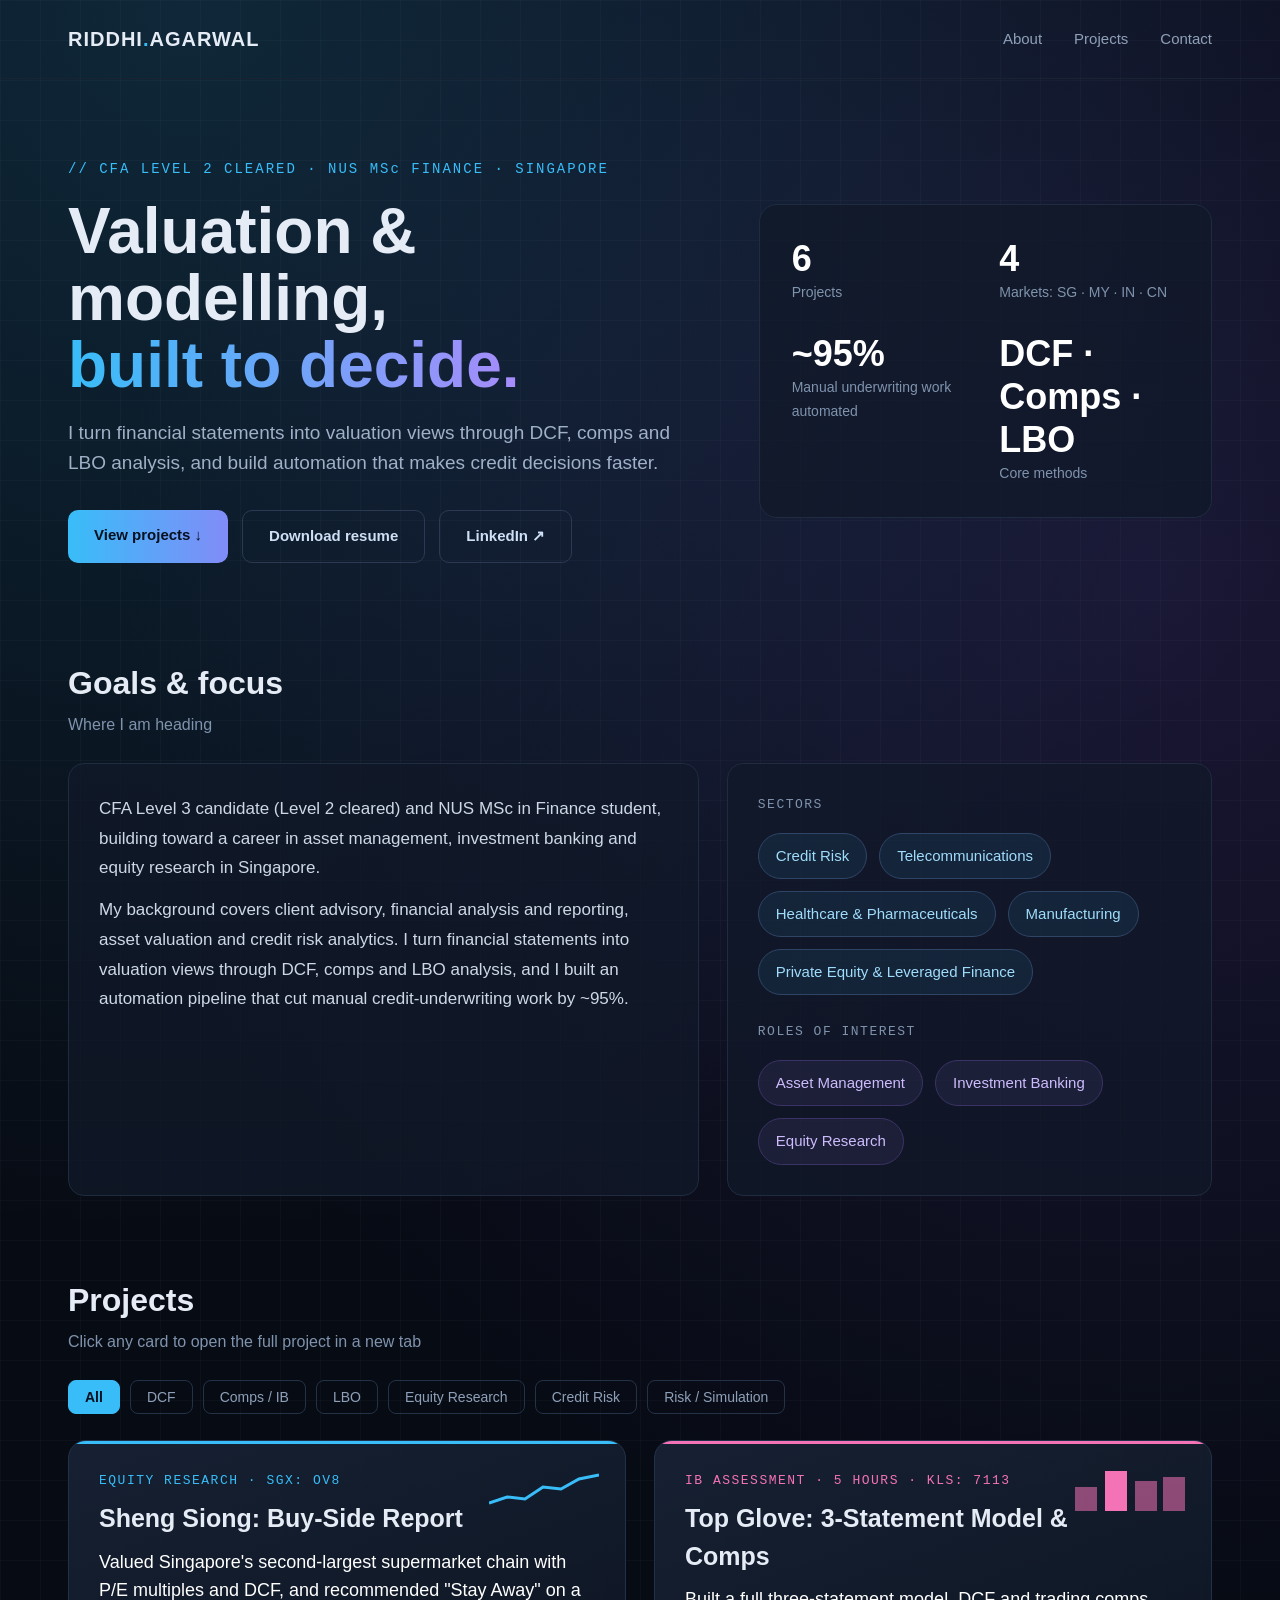
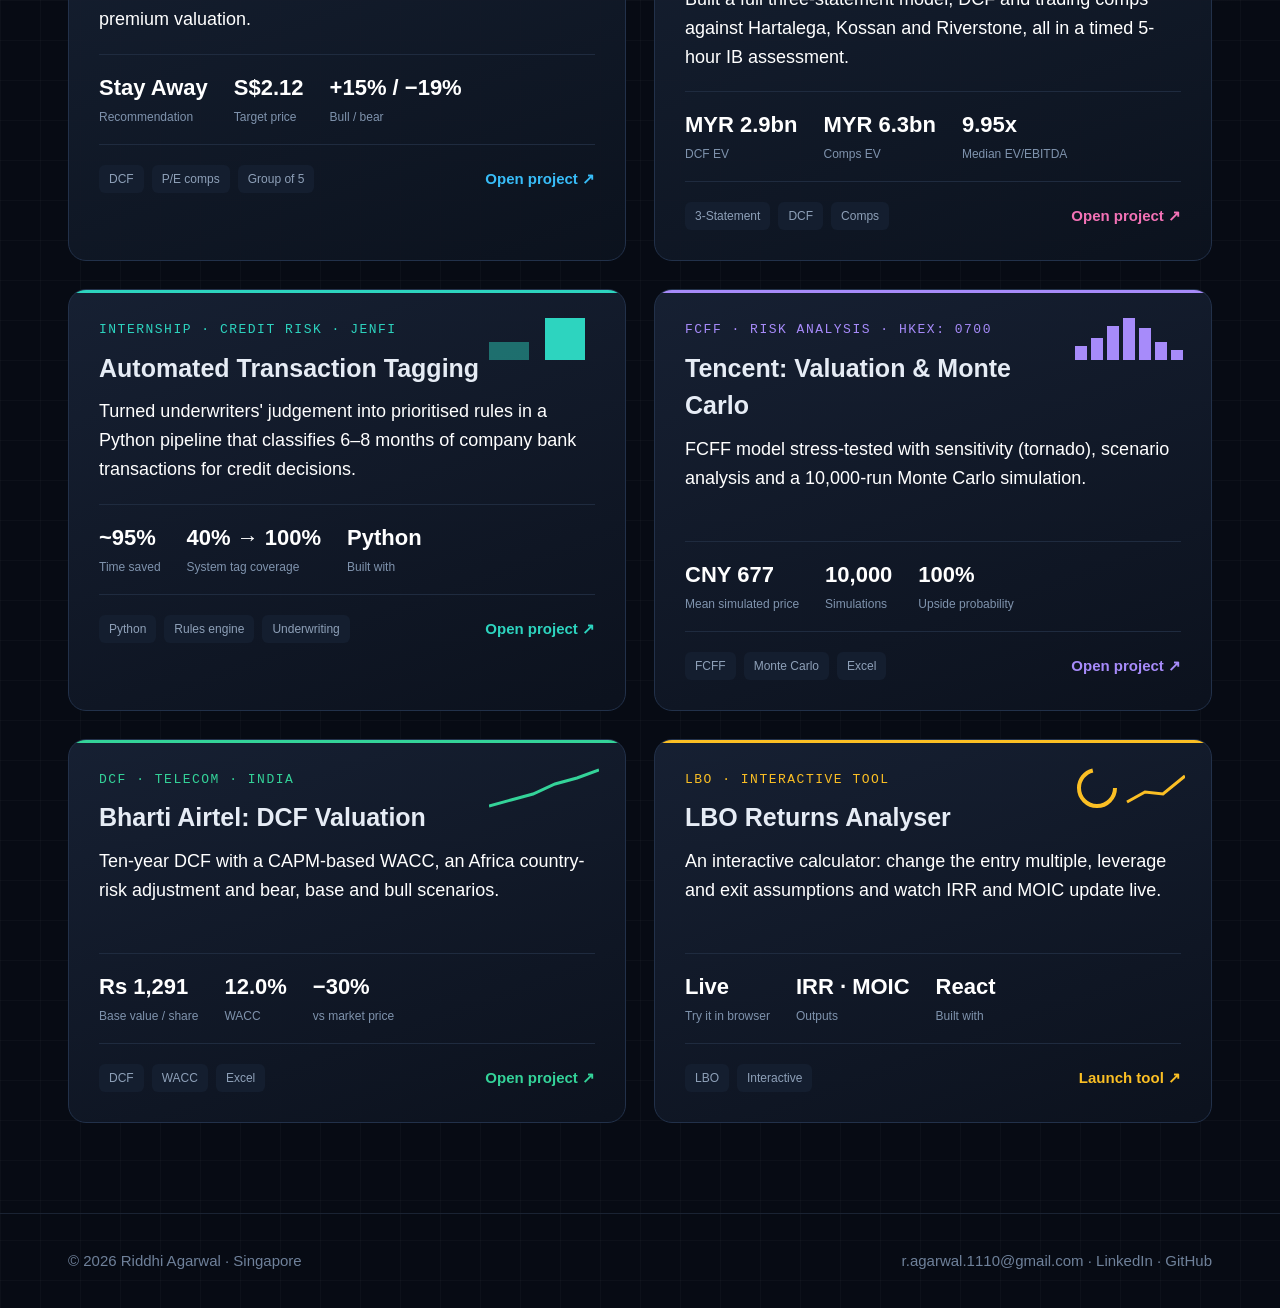
<file: index.html>
<!doctype html>
<html lang="en">
<head>
<meta charset="utf-8">
<meta name="viewport" content="width=device-width, initial-scale=1">
<title>Riddhi Agarwal Portfolio</title>
<meta name="description" content="Valuation, credit risk and financial modelling projects by Riddhi Agarwal, CFA Level 3 candidate and NUS MSc Finance student in Singapore.">
<link rel="stylesheet" href="style.css">
</head>
<body>

<nav><div class="wrap">
  <div class="logo">RIDDHI<span>.</span>AGARWAL</div>
  <div class="links"><a href="#about">About</a><a href="#projects">Projects</a><a href="#contact">Contact</a></div>
</div></nav>

<div class="wrap">
  <div class="hero">
    <div>
      <div class="tag">// CFA LEVEL 2 CLEARED · NUS MSc FINANCE · SINGAPORE</div>
      <h1>Valuation &amp; modelling,<br><em>built to decide.</em></h1>
      <p class="sub">I turn financial statements into valuation views through DCF, comps and LBO analysis, and build automation that makes credit decisions faster.</p>
      <div class="btns">
        <a class="btn p" href="#projects">View projects ↓</a>
        <a class="btn g" href="files/Riddhi_Agarwal_Resume.pdf" target="_blank">Download resume</a>
        <a class="btn g" href="https://www.linkedin.com/in/riddhiagarwal1110/" target="_blank">LinkedIn ↗</a>
      </div>
    </div>
    <div class="stats">
      <div class="stat"><b>6</b><span>Projects</span></div>
      <div class="stat"><b>4</b><span>Markets: SG · MY · IN · CN</span></div>
      <div class="stat"><b>~95%</b><span>Manual underwriting work automated</span></div>
      <div class="stat"><b>DCF · Comps · LBO</b><span>Core methods</span></div>
    </div>
  </div>

  <section id="about">
    <h2>Goals &amp; focus</h2>
    <p class="h2s">Where I am heading</p>
    <div class="goals">
      <div class="box">
        <p>CFA Level 3 candidate (Level 2 cleared) and NUS MSc in Finance student, building toward a career in asset management, investment banking and equity research in Singapore.</p>
        <p>My background covers client advisory, financial analysis and reporting, asset valuation and credit risk analytics. I turn financial statements into valuation views through DCF, comps and LBO analysis, and I built an automation pipeline that cut manual credit-underwriting work by ~95%.</p>
      </div>
      <div class="box">
        <h4>SECTORS</h4>
        <div class="chips">
          <span class="chip">Credit Risk</span>
          <span class="chip">Telecommunications</span>
          <span class="chip">Healthcare &amp; Pharmaceuticals</span>
          <span class="chip">Manufacturing</span>
          <span class="chip">Private Equity &amp; Leveraged Finance</span>
        </div>
        <h4 style="margin-top:26px">ROLES OF INTEREST</h4>
        <div class="chips">
          <span class="chip alt">Asset Management</span>
          <span class="chip alt">Investment Banking</span>
          <span class="chip alt">Equity Research</span>
        </div>
      </div>
    </div>
  </section>

  <section id="projects">
    <h2>Projects</h2>
    <p class="h2s">Click any card to open the full project in a new tab</p>
    <div class="filters">
      <button class="f on" data-f="all">All</button>
      <button class="f" data-f="dcf">DCF</button>
      <button class="f" data-f="comps">Comps / IB</button>
      <button class="f" data-f="lbo">LBO</button>
      <button class="f" data-f="research">Equity Research</button>
      <button class="f" data-f="credit">Credit Risk</button>
      <button class="f" data-f="risk">Risk / Simulation</button>
    </div>

    <div class="grid">
      <a class="card" style="--c:#38bdf8" data-tags="research dcf comps" href="projects/sheng-siong.html" target="_blank">
        <svg class="spark" width="110" height="44" aria-hidden="true"><polyline points="0,36 18,30 36,32 54,20 72,22 90,12 110,8" fill="none" stroke="#38bdf8" stroke-width="3"/></svg>
        <div class="ty">EQUITY RESEARCH · SGX: OV8</div>
        <h3>Sheng Siong: Buy-Side Report</h3>
        <p>Valued Singapore's second-largest supermarket chain with P/E multiples and DCF, and recommended "Stay Away" on a premium valuation.</p>
        <div class="kpi"><div><b>Stay Away</b><span>Recommendation</span></div><div><b>S$2.12</b><span>Target price</span></div><div><b>+15% / −19%</b><span>Bull / bear</span></div></div>
        <div class="foot"><div class="tools"><i>DCF</i><i>P/E comps</i><i>Group of 5</i></div><span class="open">Open project ↗</span></div>
      </a>

      <a class="card" style="--c:#f472b6" data-tags="comps dcf" href="projects/top-glove.html" target="_blank">
        <svg class="spark" width="110" height="44" aria-hidden="true"><rect x="0" y="20" width="22" height="24" fill="#f472b6" opacity=".55"/><rect x="30" y="4" width="22" height="40" fill="#f472b6"/><rect x="60" y="14" width="22" height="30" fill="#f472b6" opacity=".55"/><rect x="88" y="10" width="22" height="34" fill="#f472b6" opacity=".55"/></svg>
        <div class="ty">IB ASSESSMENT · 5 HOURS · KLS: 7113</div>
        <h3>Top Glove: 3-Statement Model &amp; Comps</h3>
        <p>Built a full three-statement model, DCF and trading comps against Hartalega, Kossan and Riverstone, all in a timed 5-hour IB assessment.</p>
        <div class="kpi"><div><b>MYR 2.9bn</b><span>DCF EV</span></div><div><b>MYR 6.3bn</b><span>Comps EV</span></div><div><b>9.95x</b><span>Median EV/EBITDA</span></div></div>
        <div class="foot"><div class="tools"><i>3-Statement</i><i>DCF</i><i>Comps</i></div><span class="open">Open project ↗</span></div>
      </a>

      <a class="card" style="--c:#2dd4bf" data-tags="credit" href="projects/jenfi.html" target="_blank">
        <svg class="spark" width="110" height="44" aria-hidden="true"><rect x="0" y="26" width="40" height="18" fill="#2dd4bf" opacity=".45"/><rect x="56" y="2" width="40" height="42" fill="#2dd4bf"/></svg>
        <div class="ty">INTERNSHIP · CREDIT RISK · JENFI</div>
        <h3>Automated Transaction Tagging</h3>
        <p>Turned underwriters' judgement into prioritised rules in a Python pipeline that classifies 6–8 months of company bank transactions for credit decisions.</p>
        <div class="kpi"><div><b>~95%</b><span>Time saved</span></div><div><b>40% → 100%</b><span>System tag coverage</span></div><div><b>Python</b><span>Built with</span></div></div>
        <div class="foot"><div class="tools"><i>Python</i><i>Rules engine</i><i>Underwriting</i></div><span class="open">Open project ↗</span></div>
      </a>

      <a class="card" style="--c:#a78bfa" data-tags="dcf risk" href="projects/tencent.html" target="_blank">
        <svg class="spark" width="110" height="44" aria-hidden="true"><rect x="0" y="30" width="12" height="14" fill="#a78bfa"/><rect x="16" y="22" width="12" height="22" fill="#a78bfa"/><rect x="32" y="10" width="12" height="34" fill="#a78bfa"/><rect x="48" y="2" width="12" height="42" fill="#a78bfa"/><rect x="64" y="12" width="12" height="32" fill="#a78bfa"/><rect x="80" y="26" width="12" height="18" fill="#a78bfa"/><rect x="96" y="34" width="12" height="10" fill="#a78bfa"/></svg>
        <div class="ty">FCFF · RISK ANALYSIS · HKEX: 0700</div>
        <h3>Tencent: Valuation &amp; Monte Carlo</h3>
        <p>FCFF model stress-tested with sensitivity (tornado), scenario analysis and a 10,000-run Monte Carlo simulation.</p>
        <div class="kpi"><div><b>CNY 677</b><span>Mean simulated price</span></div><div><b>10,000</b><span>Simulations</span></div><div><b>100%</b><span>Upside probability</span></div></div>
        <div class="foot"><div class="tools"><i>FCFF</i><i>Monte Carlo</i><i>Excel</i></div><span class="open">Open project ↗</span></div>
      </a>

      <a class="card" style="--c:#34d399" data-tags="dcf" href="projects/airtel.html" target="_blank">
        <svg class="spark" width="110" height="44" aria-hidden="true"><polyline points="0,40 22,34 44,28 66,18 88,12 110,4" fill="none" stroke="#34d399" stroke-width="3"/></svg>
        <div class="ty">DCF · TELECOM · INDIA</div>
        <h3>Bharti Airtel: DCF Valuation</h3>
        <p>Ten-year DCF with a CAPM-based WACC, an Africa country-risk adjustment and bear, base and bull scenarios.</p>
        <div class="kpi"><div><b>Rs 1,291</b><span>Base value / share</span></div><div><b>12.0%</b><span>WACC</span></div><div><b>−30%</b><span>vs market price</span></div></div>
        <div class="foot"><div class="tools"><i>DCF</i><i>WACC</i><i>Excel</i></div><span class="open">Open project ↗</span></div>
      </a>

      <a class="card" style="--c:#fbbf24" data-tags="lbo" href="projects/lbo-tool.html" target="_blank">
        <svg class="spark" width="110" height="44" aria-hidden="true"><circle cx="22" cy="22" r="18" fill="none" stroke="#fbbf24" stroke-width="4" stroke-dasharray="80 40"/><polyline points="52,36 70,26 88,28 110,10" fill="none" stroke="#fbbf24" stroke-width="3"/></svg>
        <div class="ty">LBO · INTERACTIVE TOOL</div>
        <h3>LBO Returns Analyser</h3>
        <p>An interactive calculator: change the entry multiple, leverage and exit assumptions and watch IRR and MOIC update live.</p>
        <div class="kpi"><div><b>Live</b><span>Try it in browser</span></div><div><b>IRR · MOIC</b><span>Outputs</span></div><div><b>React</b><span>Built with</span></div></div>
        <div class="foot"><div class="tools"><i>LBO</i><i>Interactive</i></div><span class="open">Launch tool ↗</span></div>
      </a>
    </div>
  </section>
</div>

<footer id="contact"><div class="wrap">
  <span>© 2026 Riddhi Agarwal · Singapore</span>
  <span><a href="mailto:r.agarwal.1110@gmail.com">r.agarwal.1110@gmail.com</a> · <a href="https://www.linkedin.com/in/riddhiagarwal1110/" target="_blank">LinkedIn</a> · <a href="https://github.com/Riddhi-111001" target="_blank">GitHub</a></span>
</div></footer>

<script>
// Project filter buttons: show only cards whose data-tags include the chosen filter
document.querySelectorAll('.f').forEach(function (btn) {
  btn.addEventListener('click', function () {
    document.querySelectorAll('.f').forEach(function (b) { b.classList.remove('on'); });
    btn.classList.add('on');
    var f = btn.dataset.f;
    document.querySelectorAll('.card').forEach(function (card) {
      card.classList.toggle('hide', f !== 'all' && !card.dataset.tags.split(' ').includes(f));
    });
  });
});
</script>
</body>
</html>
</file>
<file: style.css>
/* Riddhi Agarwal portfolio - shared styles */
:root {
  --bg: #070b14;
  --panel: rgba(17, 25, 40, .75);
  --line: #1f2b3f;
  --text: #e6ecf5;
  --muted: #9fb0c7;
  --dim: #7f93ad;
  --cyan: #38bdf8;
  --violet: #a78bfa;
  color-scheme: dark;
}
@media (prefers-color-scheme: dark) { :root:not([data-theme="light"]) { --bg: #070b14; --text: #e6ecf5; } }
:root[data-theme="dark"] { --bg: #070b14; --text: #e6ecf5; }

* { box-sizing: border-box; margin: 0; padding: 0; }
html { scroll-behavior: smooth; }
body {
  background: var(--bg); color: var(--text);
  font-family: Inter, "Segoe UI", Helvetica, Arial, sans-serif; line-height: 1.5;
  background-image:
    radial-gradient(circle at 15% 0%, rgba(56,189,248,.16), transparent 40%),
    radial-gradient(circle at 90% 20%, rgba(139,92,246,.14), transparent 40%),
    linear-gradient(rgba(255,255,255,.025) 1px, transparent 1px),
    linear-gradient(90deg, rgba(255,255,255,.025) 1px, transparent 1px);
  background-size: auto, auto, 40px 40px, 40px 40px;
}
a { color: inherit; text-decoration: none; }
.wrap { max-width: 1240px; margin: 0 auto; padding: 0 48px; }

/* Nav */
nav { border-bottom: 1px solid #1a2333; }
nav .wrap { display: flex; justify-content: space-between; align-items: center; padding-top: 24px; padding-bottom: 24px; }
.logo { font-weight: 800; font-size: 20px; letter-spacing: 1px; }
.logo span { color: var(--cyan); }
nav .links { display: flex; gap: 32px; color: #8ea0b8; font-size: 15px; }
nav .links a:hover { color: #fff; }

/* Hero */
.hero { display: grid; grid-template-columns: 1.4fr 1fr; gap: 56px; align-items: center; padding: 80px 0 56px; }
.tag { color: var(--cyan); font-family: ui-monospace, Menlo, monospace; font-size: 14px; letter-spacing: 2px; }
h1 { font-size: 64px; line-height: 1.05; margin: 18px 0; font-weight: 800; }
h1 em { font-style: normal; background: linear-gradient(90deg, var(--cyan), var(--violet)); -webkit-background-clip: text; background-clip: text; color: transparent; }
.sub { color: var(--muted); font-size: 19px; line-height: 1.6; max-width: 640px; }
.btns { display: flex; flex-wrap: wrap; gap: 14px; margin-top: 32px; }
.btn { display: inline-block; padding: 14px 26px; border-radius: 10px; font-weight: 600; font-size: 15px; transition: transform .15s; }
.btn:hover { transform: translateY(-2px); }
.btn.p { background: linear-gradient(90deg, var(--cyan), #818cf8); color: #06101f; }
.btn.g { border: 1px solid #2b3a52; color: #cfe0f5; }
.stats { background: var(--panel); border: 1px solid var(--line); border-radius: 18px; padding: 32px; display: grid; grid-template-columns: 1fr 1fr; gap: 28px; }
.stat b { font-size: 36px; display: block; color: #fff; line-height: 1.2; }
.stat span { color: var(--dim); font-size: 14px; }

/* Sections */
section { padding: 40px 0; }
h2 { font-size: 32px; margin-bottom: 6px; }
.h2s { color: var(--dim); margin-bottom: 26px; font-size: 16px; }
.goals { display: grid; grid-template-columns: 1.3fr 1fr; gap: 28px; }
.box { background: var(--panel); border: 1px solid var(--line); border-radius: 16px; padding: 30px; color: #cdd8e6; line-height: 1.75; font-size: 17px; }
.box p + p { margin-top: 12px; }
.box h4 { color: var(--dim); font-size: 13px; letter-spacing: 1.5px; font-family: ui-monospace, Menlo, monospace; margin-bottom: 16px; font-weight: 500; }
.chips { display: flex; flex-wrap: wrap; gap: 12px; }
.chip { padding: 9px 17px; border-radius: 999px; border: 1px solid #2f4566; background: rgba(56,189,248,.08); color: #9fdcfb; font-size: 15px; }
.chip.alt { border-color: #3b3366; background: rgba(167,139,250,.08); color: #cdbcfd; }

/* Project cards */
.filters { display: flex; flex-wrap: wrap; gap: 10px; margin-bottom: 26px; }
.f { padding: 8px 16px; border-radius: 8px; border: 1px solid #243248; color: #8ea0b8; font-size: 14px; background: none; cursor: pointer; font-family: inherit; }
.f.on { background: var(--cyan); color: #06101f; border-color: var(--cyan); font-weight: 600; }
.grid { display: grid; grid-template-columns: 1fr 1fr; gap: 28px; }
.card { display: block; background: linear-gradient(160deg, rgba(23,33,52,.95), rgba(12,18,30,.95)); border: 1px solid #22314a; border-radius: 18px; padding: 30px; position: relative; overflow: hidden; transition: transform .2s, border-color .2s; }
.card:hover { transform: translateY(-4px); border-color: var(--c); }
.card::before { content: ""; position: absolute; top: 0; left: 0; right: 0; height: 3px; background: var(--c); }
.card.wide { grid-column: 1 / -1; }
.card.hide { display: none; }
.ty { font-family: ui-monospace, Menlo, monospace; font-size: 13px; letter-spacing: 1.5px; color: var(--c); }
.card h3 { font-size: 25px; margin: 10px 0; padding-right: 110px; }
.card p { color: #fff; line-height: 1.6; font-size: 18px; min-height: 86px; }
.kpi { display: flex; flex-wrap: wrap; gap: 26px; margin: 20px 0; padding: 16px 0; border-top: 1px solid var(--line); border-bottom: 1px solid var(--line); }
.kpi b { display: block; font-size: 22px; color: #fff; }
.kpi span { font-size: 12px; color: var(--dim); }
.foot { display: flex; justify-content: space-between; align-items: center; gap: 12px; }
.tools { display: flex; flex-wrap: wrap; gap: 8px; }
.tools i { font-style: normal; font-size: 12px; padding: 5px 10px; border-radius: 6px; background: #141e2f; color: #8ea0b8; }
.open { color: var(--c); font-weight: 600; font-size: 15px; white-space: nowrap; }
.spark { position: absolute; right: 26px; top: 26px; }

footer { margin-top: 50px; border-top: 1px solid #1a2333; }
footer .wrap { padding-top: 36px; padding-bottom: 36px; display: flex; justify-content: space-between; flex-wrap: wrap; gap: 12px; color: #6f819a; font-size: 15px; }
footer a:hover { color: #fff; }

/* Project detail pages */
.back { color: var(--dim); font-size: 15px; display: inline-block; margin: 36px 0 24px; }
.back:hover { color: #fff; }
.phead h1 { font-size: 48px; margin: 12px 0 14px; }
.phead .sub { max-width: 820px; }
.callout { margin: 32px 0; border-left: 4px solid var(--c, var(--cyan)); background: var(--panel); border-radius: 0 14px 14px 0; padding: 22px 26px; font-size: 18px; color: #fff; }
.callout b { color: var(--c, var(--cyan)); }
.two { display: grid; grid-template-columns: 1fr 1fr; gap: 28px; }
.panel { background: var(--panel); border: 1px solid var(--line); border-radius: 16px; padding: 26px; }
.panel h3 { font-size: 18px; margin-bottom: 4px; }
.panel .note { color: var(--dim); font-size: 13px; margin-bottom: 16px; }
.chart { position: relative; height: 300px; }
ul.did { list-style: none; display: grid; gap: 12px; }
ul.did li { padding-left: 26px; position: relative; color: #dbe4f0; font-size: 17px; }
ul.did li::before { content: "▸"; position: absolute; left: 0; color: var(--c, var(--cyan)); }
.files { display: flex; flex-wrap: wrap; gap: 14px; }
.file { display: flex; align-items: center; gap: 12px; padding: 16px 20px; border: 1px solid #2b3a52; border-radius: 12px; background: #0e1626; }
.file:hover { border-color: var(--c, var(--cyan)); }
.file small { display: block; color: var(--dim); font-size: 12px; }
.file .ext { font-family: ui-monospace, Menlo, monospace; font-size: 12px; padding: 4px 8px; border-radius: 6px; background: var(--c, var(--cyan)); color: #06101f; font-weight: 700; }
.flow { display: grid; grid-template-columns: repeat(4, 1fr); gap: 14px; }
.step { background: #0e1626; border: 1px solid #2b3a52; border-radius: 12px; padding: 18px; }
.step b { display: block; color: var(--c); font-family: ui-monospace, Menlo, monospace; font-size: 13px; margin-bottom: 6px; }
.step span { color: #dbe4f0; font-size: 15px; }

/* Phone and tablet */
@media (max-width: 900px) {
  .wrap { padding: 0 16px; }
  nav .links { display: none; }
  .hero, .goals, .grid, .two { grid-template-columns: 1fr; }
  .hero { padding: 48px 0 32px; gap: 32px; }
  h1 { font-size: 42px; }
  .phead h1 { font-size: 34px; }
  .card h3 { font-size: 21px; padding-right: 0; }
  .spark { display: none; }
  .flow { grid-template-columns: 1fr 1fr; }
  .stat b { font-size: 28px; }
}
</file>
